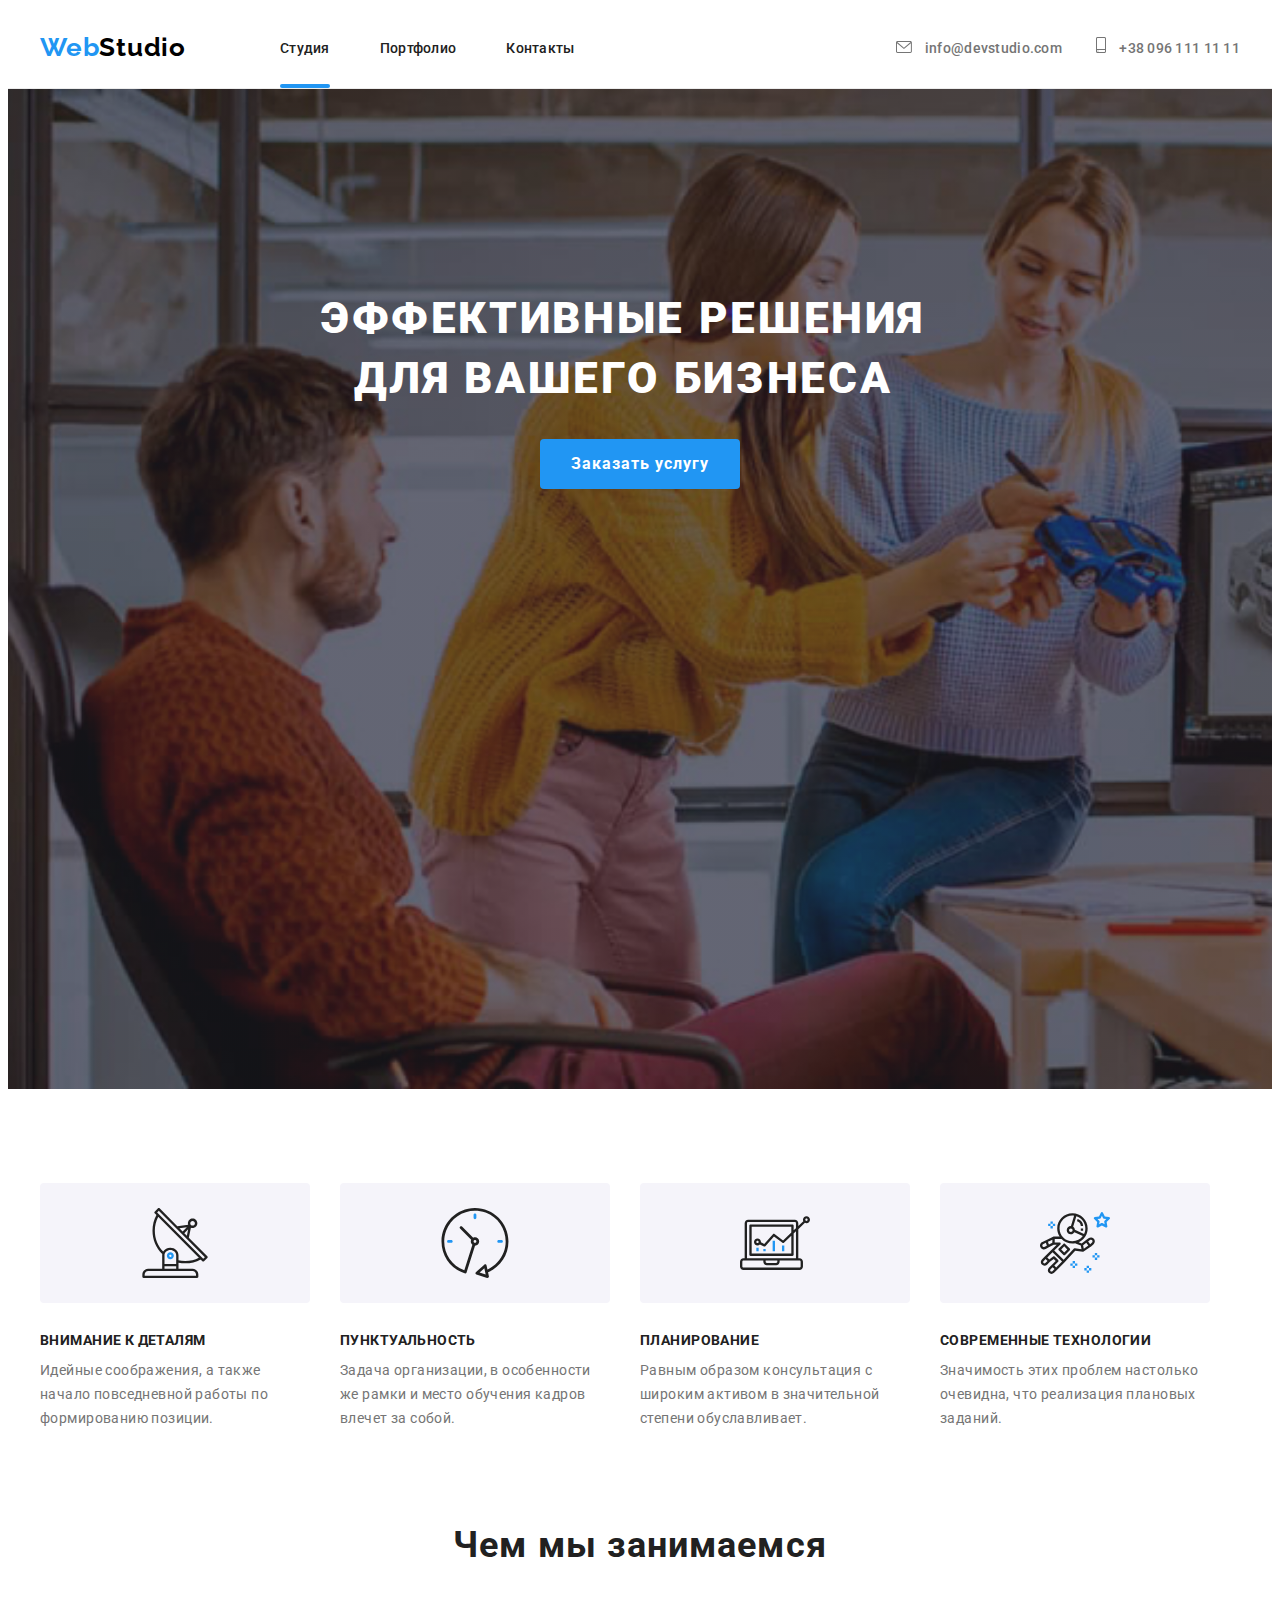
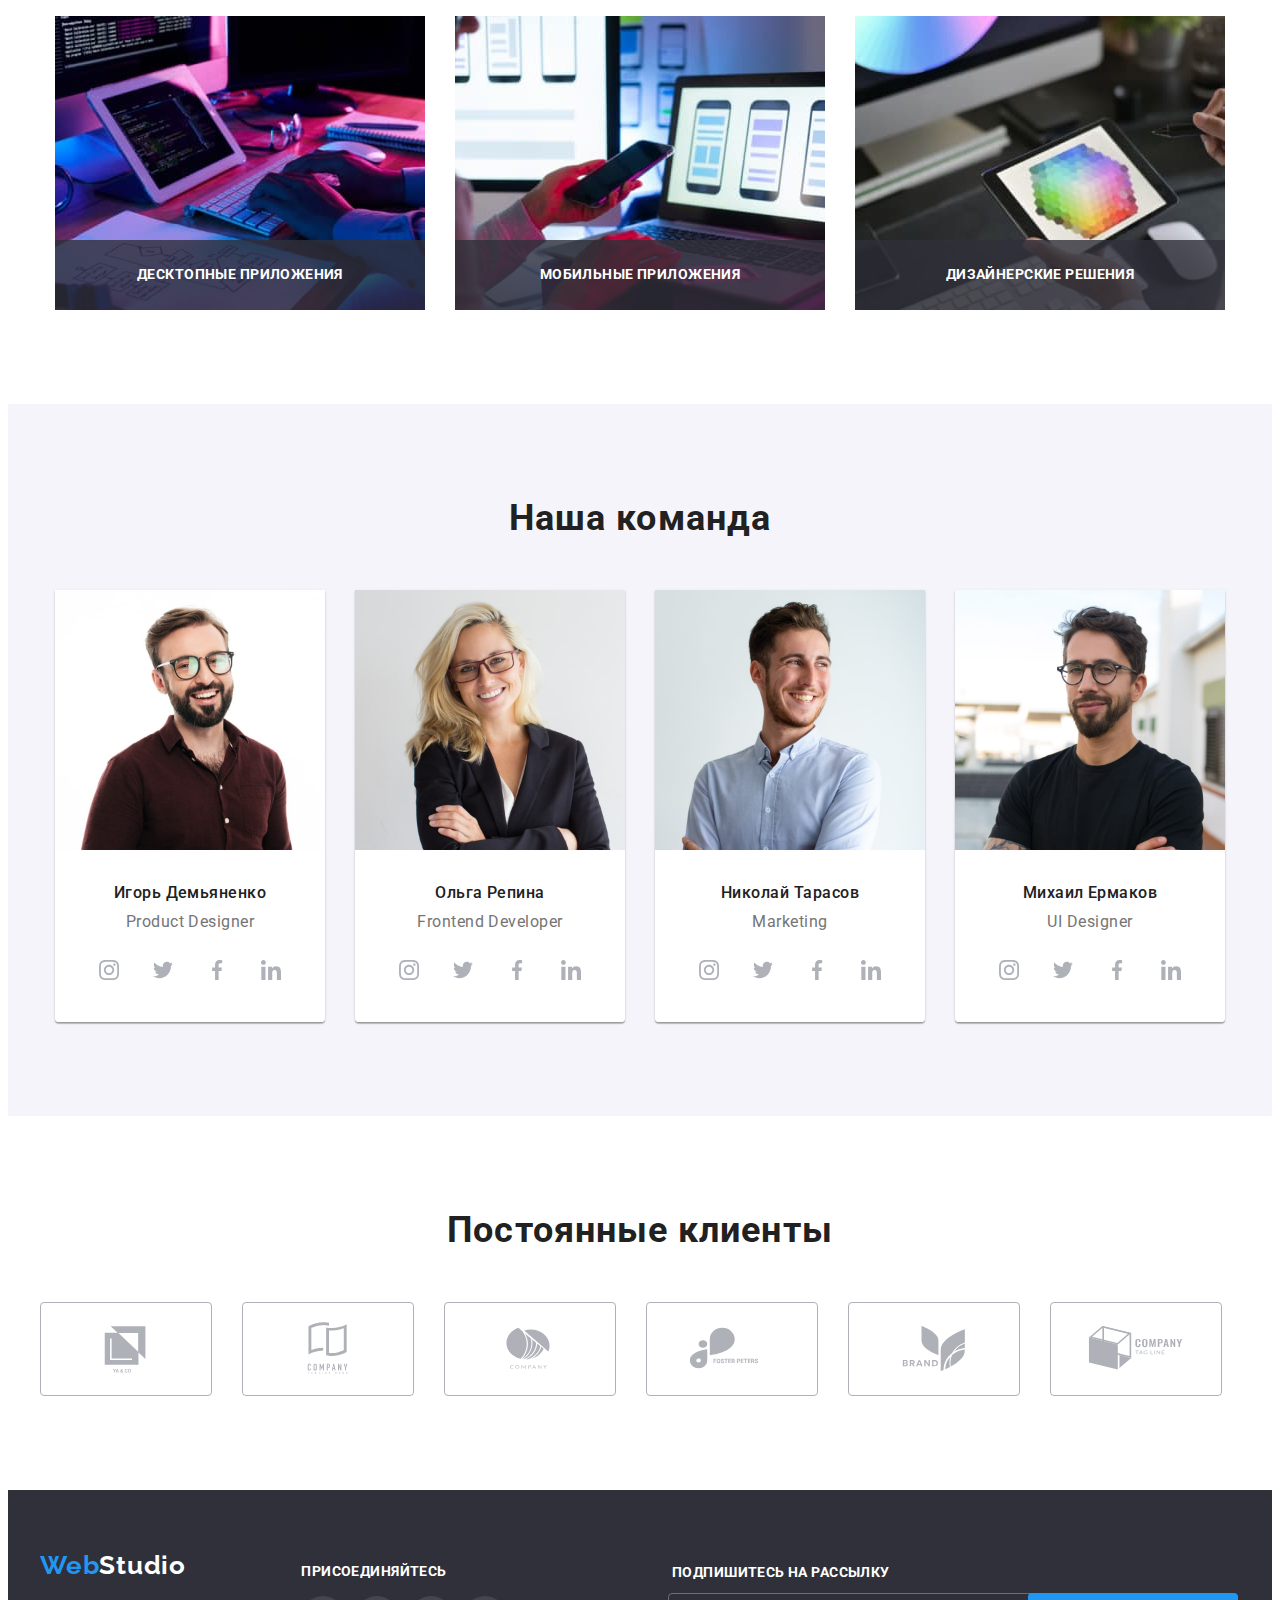
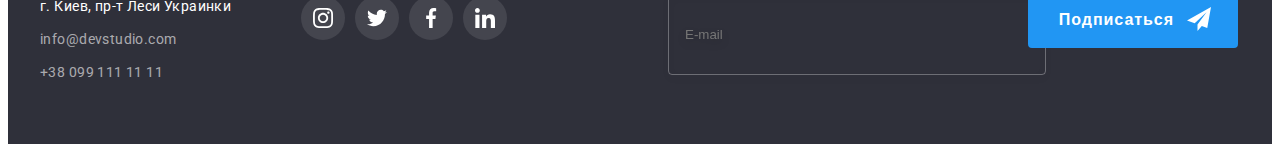
<file: index.html>
<!DOCTYPE html>
<html lang="ru">
  <head>
    <meta charset="UTF-8" />
    <meta http-equiv="X-UA-Compatible" content="IE=edge" />
    <meta name="viewport" content="width=device-width, initial-scale=1.0" />
    <link rel="preconnect" href="https://fonts.googleapis.com" />
    <link rel="preconnect" href="https://fonts.gstatic.com" crossorigin />
    <link
      href="https://fonts.googleapis.com/css2?family=Raleway:wght@700&family=Roboto:wght@400;500;700;900&display=swap"
      rel="stylesheet"
    />
    <link
      rel="stylesheet"
      href="https://cdnjs.cloudflare.com/ajax/libs/modern-normalize/1.1.0/modern-normalize.min.css"
      integrity="sha512-wpPYUAdjBVSE4KJnH1VR1HeZfpl1ub8YT/NKx4PuQ5NmX2tKuGu6U/JRp5y+Y8XG2tV+wKQpNHVUX03MfMFn9Q=="
      crossorigin="anonymous"
      referrerpolicy="no-referrer"
    />
    <link
    rel="stylesheet"
    href="https://cdnjs.cloudflare.com/ajax/libs/animate.css/4.1.1/animate.min.css"
  />
    <link rel="stylesheet" href="./css/main.min.css" />
    <link rel="stylesheet" href="./css/main.css" />
    <title>WebStudio</title>
  </head>
  <body>
    <header class="header">
      <div class="container">
        <a class="logo header__logo link" href=""
          >Web<span class="logo__word--dark">Studio</span></a
        >
        <nav class="navigation">
          <ul class="menu-list list">
            <li class="menu-list__item">
              <a href="index.html" class="menu-list__link link link-studio--activity">Студия</a>
            </li>
            <li class="menu-list__item">
              <a href="./portfolio.html" class="menu-list__link link">Портфолио</a>
            </li>
            <li class="menu-list__item">
              <a href="" class="menu-list__link link">Контакты</a>
            </li>
          </ul>
        </nav>
        <div class="connect header__connect">
          <a class="connect__mailto link" href="mailto:info@devstudio.com">
            <svg class="connect__icon" width="16" height="12">
              <use href="./images/icons2.svg#icon-envelope-1"></use>
            </svg>
            info@devstudio.com</a
          >
          <a class="connect__tel link" href="tel:+380961111111">
            <svg class="connect__icon" width="10" height="16">
              <use href="./images/icons2.svg#icon-smartphone-1"></use>
            </svg>
            +38 096 111 11 11</a
          >
      </div>
    </header>
    <main>
      <section class="hero">
        <div class="container">
          <h1 class="hero__title text">
            Эффективные решения для вашего бизнеса
          </h1>
          <button type="button" class="hero__btn" data-modal-open>Заказать услугу</button>
        </div>
      </section>
      <section class="skills">
        <div class="container">
          <ul class="skills__list list">
            <li class="skills__item">
              <a href="" class="skills__link">
                <svg class="skills__icon" width="70" height="70">
                  <use href="./images/icons3.svg#icon-antenna"></use>
                </svg>
              </a>
              <h3 class="skills__title title--dark">Внимание к деталям</h3>
              <p class="skills__bottom-text bottom-text bottom-text--light">
                Идейные соображения, а также начало повседневной работы по
                формированию позиции.
              </p>
            </li>
            <li class="skills__item">
              <a href="" class="skills__link">
                <svg class="skills__icon" width="70" height="70">
                  <use href="./images/icons3.svg#icon-clock"></use>
                </svg>
              </a>
              <h3 class="skills__title title--dark">Пунктуальность</h3>
              <p class="skills__bottom-text bottom-text bottom-text--light">
                Задача организации, в особенности же рамки и место обучения
                кадров влечет за собой.
              </p>
            </li>
            <li class="skills__item">
              <a href="" class="skills__link">
                <svg class="skills__icon" width="70" height="70">
                  <use href="./images/icons3.svg#icon-diagram"></use>
                </svg>
              </a>
              <h3 class="skills__title title--dark">Планирование</h3>
              <p class="skills__bottom-text bottom-text bottom-text--light">
                Равным образом консультация с широким активом в значительной
                степени обуславливает.
              </p>
            </li>
            <li class="skills__item">
              <a href="" class="skills__link">
                <svg class="skills__icon" width="70" height="70">
                  <use href="./images/icons3.svg#icon-astronaut"></use>
                </svg>
              </a>
              <h3 class="skills__title title--dark">Современные технологии</h3>
              <p class="skills__bottom-text bottom-text bottom-text--light">
                Значимость этих проблем настолько очевидна, что реализация
                плановых заданий.
              </p>
            </li>
          </ul>
        </div>
      </section>
      <section class="about-content">
        <div class="container">
          <h2 class="about-content__title title">Чем мы занимаемся</h2>
          <ul class="about-content__list list">
            <li class="about-content__item">
              <img
                src="./images/users-1.jpg"
                alt="использует устройство-1"
                width="370"
              />
              <p class="about-content__top-text">Десктопные приложения</p>
            </li>
            <li class="about-content__item">
              <img
                src="./images/users-2.jpg"
                alt="использует устройство-2"
                width="370"
              />
              <p class="about-content__top-text">Мобильные приложения</p>
            </li>
            <li class="about-content__item">
              <img
                src="./images/users-3.jpg"
                alt="использует устройство-3"
                width="370"
              />
              <p class="about-content__top-text">Дизайнерские решения</p>
            </li>
          </ul>
        </div>
      </section>
      <section class="team">
        <div class="container">
          <h2 class="team__title title">Наша команда</h2>
          <ul class="team__list list">
            <li class="team__item">
              <img
                src="./images/team-card-1.jpg"
                alt="дизайнер-1"
                width="270"
              />
              <div class="description">
                <h3 class="description__title title--dark">Игорь Демьяненко</h3>
                <p class="description__bottom-text bottom-text--light" lang="en">Product Designer</p>
                <ul class="description__search-list list">
                  <li class="description__search-item">
                    <a href="" class="description__search-link">
                      <svg class="description__search-icon" width="20" height="20">
                        <use href="./images/icons.svg#icon-instagram"></use>
                      </svg>
                    </a>
                  </li>
                  <li class="description__search-item">
                    <a href="" class="description__search-link"
                      ><svg class="description__search-icon" width="20" height="20">
                        <use href="./images/icons.svg#icon-twitter"></use>
                      </svg>
                    </a>
                  </li>
                  <li class="description__search-item">
                    <a href="" class="description__search-link"
                      ><svg class="description__search-icon" width="20" height="20">
                        <use href="./images/icons.svg#icon-facebook"></use>
                      </svg>
                    </a>
                  </li>
                  <li class="description__search-item">
                    <a href="" class="description__search-link"
                      ><svg class="description__search-icon" width="20" height="20">
                        <use href="./images/icons.svg#icon-linkedin"></use>
                      </svg>
                    </a>
                  </li>
                </ul>
              </div>
            </li>
            <li class="team__item">
              <img
                src="./images/team-card-2.jpg"
                alt="разработчик"
                width="270"
              />
              <div class="description">
                <h3 class="description__title title--dark">Ольга Репина</h3>
                <p class="description__bottom-text bottom-text--light" lang="en">Frontend Developer</p>
                <ul class="description__search-list list">
                  <li class="description__search-item">
                    <a href="" class="description__search-link">
                      <svg class="description__search-icon" width="20" height="20">
                        <use href="./images/icons.svg#icon-instagram"></use>
                      </svg>
                    </a>
                  </li>
                  <li class="description__search-item">
                    <a href="" class="description__search-link"
                      ><svg class="description__search-icon" width="20" height="20">
                        <use href="./images/icons.svg#icon-twitter"></use>
                      </svg>
                    </a>
                  </li>
                  <li class="description__search-item">
                    <a href="" class="description__search-link"
                      ><svg class="description__search-icon" width="20" height="20">
                        <use href="./images/icons.svg#icon-facebook"></use>
                      </svg>
                    </a>
                  </li>
                  <li class="description__search-item">
                    <a href="" class="description__search-link"
                      ><svg class="description__search-icon" width="20" height="20">
                        <use href="./images/icons.svg#icon-linkedin"></use>
                      </svg>
                    </a>
                  </li>
                </ul>
              </div>
            </li>
            <li class="team__item">
              <img
                src="./images/team-card-3.jpg"
                alt="маркетолог"
                width="270"
              />
              <div class="description">
                <h3 class="description__title title--dark">Николай Тарасов</h3>
                <p class="description__bottom-text bottom-text--light" lang="en">Marketing</p>
                <ul class="description__search-list list">
                  <li class="description__search-item">
                    <a href="" class="description__search-link">
                      <svg class="description__search-icon" width="20" height="20">
                        <use href="./images/icons.svg#icon-instagram"></use>
                      </svg>
                    </a>
                  </li>
                  <li class="description__search-item">
                    <a href="" class="description__search-link"
                      ><svg class="description__search-icon" width="20" height="20">
                        <use href="./images/icons.svg#icon-twitter"></use>
                      </svg>
                    </a>
                  </li>
                  <li class="description__search-item">
                    <a href="" class="description__search-link"
                      ><svg class="description__search-icon" width="20" height="20">
                        <use href="./images/icons.svg#icon-facebook"></use>
                      </svg>
                    </a>
                  </li>
                  <li class="description__search-item">
                    <a href="" class="description__search-link"
                      ><svg class="description__search-icon" width="20" height="20">
                        <use href="./images/icons.svg#icon-linkedin"></use>
                      </svg>
                    </a>
                  </li>
                </ul>
              </div>
            </li>
            <li class="team__item">
              <img
                src="./images/team-card-4.jpg"
                alt="дизайнер-2"
                width="270"
              />
              <div class="description">
                <h3 class="description__title title--dark">Михаил Ермаков</h3>
                <p class="description__bottom-text bottom-text--light" lang="en">UI Designer</p>
                <ul class="description__search-list list">
                  <li class="description__search-item">
                    <a href="" class="description__search-link">
                      <svg class="description__search-icon" width="20" height="20">
                        <use href="./images/icons.svg#icon-instagram"></use>
                      </svg>
                    </a>
                  </li>
                  <li class="description__search-item">
                    <a href="" class="description__search-link"
                      ><svg class="description__search-icon" width="20" height="20">
                        <use href="./images/icons.svg#icon-twitter"></use>
                      </svg>
                    </a>
                  </li>
                  <li class="description__search-item">
                    <a href="" class="description__search-link"
                      ><svg class="description__search-icon" width="20" height="20">
                        <use href="./images/icons.svg#icon-facebook"></use>
                      </svg>
                    </a>
                  </li>
                  <li class="description__search-item">
                    <a href="" class="description__search-link"
                      ><svg class="description__search-icon" width="20" height="20">
                        <use href="./images/icons.svg#icon-linkedin"></use>
                      </svg>
                    </a>
                  </li>
                </ul>
              </div>
            </li>
          </ul>
        </div>
      </section>
      <section class="clients">
        <div class="container">
          <h2 class="clients__title title">Постоянные клиенты</h2>
          <ul class="clients__list list">
            <li class="clients__item">
              <a href="" class="clients__link">
                <svg class="clients__icon" width="106" height="60">
                  <use href="./images/icons4.svg#icon-Logo1"></use>
                </svg>
              </a>
            </li>
            <li class="clients__item">
              <a href="" class="clients__link">
                <svg class="clients__icon" width="106" height="60">
                  <use href="./images/icons4.svg#icon-Logo2"></use>
                </svg>
              </a>
            </li>
            <li class="clients__item">
              <a href="" class="clients__link">
                <svg class="clients__icon" width="106" height="60">
                  <use href="./images/icons4.svg#icon-Logo3"></use>
                </svg>
              </a>
            </li>
            <li class="clients__item">
              <a href="" class="clients__link">
                <svg class="clients__icon" width="106" height="60">
                  <use href="./images/icons4.svg#icon-Logo4"></use>
                </svg>
              </a>
            </li>
            <li class="clients__item">
              <a href="" class="clients__link">
                <svg class="clients__icon" width="106" height="60">
                  <use href="./images/icons4.svg#icon-Logo5"></use>
                </svg>
              </a>
            </li>
            <li class="clients__item">
              <a href="" class="clients__link">
                <svg class="clients__icon" width="106" height="60">
                  <use href="./images/icons4.svg#icon-Logo6"></use>
                </svg>
              </a>
            </li>
          </ul>
        </div>
      </section>
    </main>
    <footer class="footer">
      <div class="container">
        <div class="address">
          <a class="logo footer__logo link" href=""
            >Web<span class="logo footer__logo--light">Studio</span></a
          >
          <address class="address footer__address">
            <p class="address__text">г. Киев, пр-т Леси Украинки</p>
            <a class="address__mailto link" href="mailto:info@devstudio.com"
              >info@devstudio.com</a
            >
            <a class="address__tel link" href="tel:+380991111111"
              >+38 099 111 11 11</a
            >
          </address>
        </div>
        <div class="join">
          <p class="join__text">присоединяйтесь</p>
          <ul class="join__list list">
            <li class="join__item">
              <a href="" class="join__link">
                <svg class="join__icon" widht="20" height="20">
                  <use href="./images/icons.svg#icon-instagram"></use>
                </svg>
              </a>
            </li>
            <li class="join__item">
              <a href="" class="join__link">
                <svg class="join__icon" widht="20" height="20">
                  <use href="./images/icons.svg#icon-twitter"></use>
                </svg>
              </a>
            </li>
            <li class="join__item">
              <a href="" class="join__link">
                <svg class="join__icon" widht="20" height="20">
                  <use href="./images/icons.svg#icon-facebook"></use>
                </svg>
              </a>
            </li>
            <li class="join__item">
              <a href="" class="join__link">
                <svg class="join__icon" widht="20" height="20">
                  <use href="./images/icons.svg#icon-linkedin"></use>
                </svg>
              </a>
            </li>
          </ul>
        </div>
      </div>
      <section class="signature container">
        <form class="signature__form">
          <div class="signature__field">
            <label 
              class="signature__text" 
              for="user-signature">Подпишитесь на рассылку
            </label>
            <input 
              type="text"
              class="signature__input"
              name="user-signature"
              id="user-signature"
              placeholder="E-mail">
            <button 
              type="submit" 
              class="signature__button">Подписаться
            </button>
            <svg 
              class="signature__mark" 
              width="24" 
              heigt="24">
            <use href="./images/icons4.svg#icon-icon-send"></use>
            </svg>
          </div>
        </form>
      </section>
    </footer>
    <div class="backdrop is-hidden" data-modal>
      <div class="modal">
        <button type="button" class="button-close" data-modal-close>
          <svg class="icon-close" width="30" height="30">
            <use href="./images/close2.svg#icon-close-black"></use>
          </svg>
        </button>
        <p class="modal-title">Оставьте свои данные, мы вам перезвоним</p>
        <form>
          <div class="modal-field">
            <label 
              class="modal-mark" 
              for="user-name">Имя
            </label>
          <div class="modal-input-wrap">
            <input 
              type="text" 
              class="modal-input" 
              name="user-name">
          <svg class="input-icon" width="18" heigt="18">
            <use href="./images/icons4.svg#icon-person-black"></use>
          </svg>
          </div>
        </div>
      <div class="modal-field">
        <label 
          class="modal-mark" 
          for="user-email">Почта
        </label>
          <div class="modal-input-wrap">
            <input 
              type="email" 
              class="modal-input" 
              name="user-email">
          <svg class="input-icon" width="18" heigt="18">
            <use href="./images/icons4.svg#icon-email-black"></use>
          </svg>
          </div>
        </div>
      <div class="modal-field">
        <label 
          class="modal-mark" 
          for="user-tel">Телефон
        </label>
          <div class="modal-input-wrap">
            <input 
              type="tel" 
              class="modal-input" 
              name="user-tel">
          <svg class="input-icon" width="18" heigt="18">
            <use href="./images/icons4.svg#icon-phone-black"></use>
          </svg>
          </div>
        </div>
          <div class="field-modal">
            <label 
              class="modal-mark" 
              for="user-text">Комментарий
            </label>
            <textarea 
              name="user-text" 
              id="user-text" 
              placeholder="Ведити текст" 
              class="modal-text" ></textarea>
          </div>
          <div class="field-modal">
            <input 
              type="checkbox" 
              class="input-check visually-hidden" 
              id="input-check" 
              name="policy"
              value="policy">
            <label 
              for="input-check"
              class="check-text"> Соглашаюсь с рассылкой и принимаю <a href="" class="text-policy">Условия договора
              </a> 
            </label>
          </div>
            <button type="submit" class="button-text">Отправить</button>
        </form>
      </div>
    </div>
    <script src="./js/modal.js"></script>
  </body>
</html>
</file>
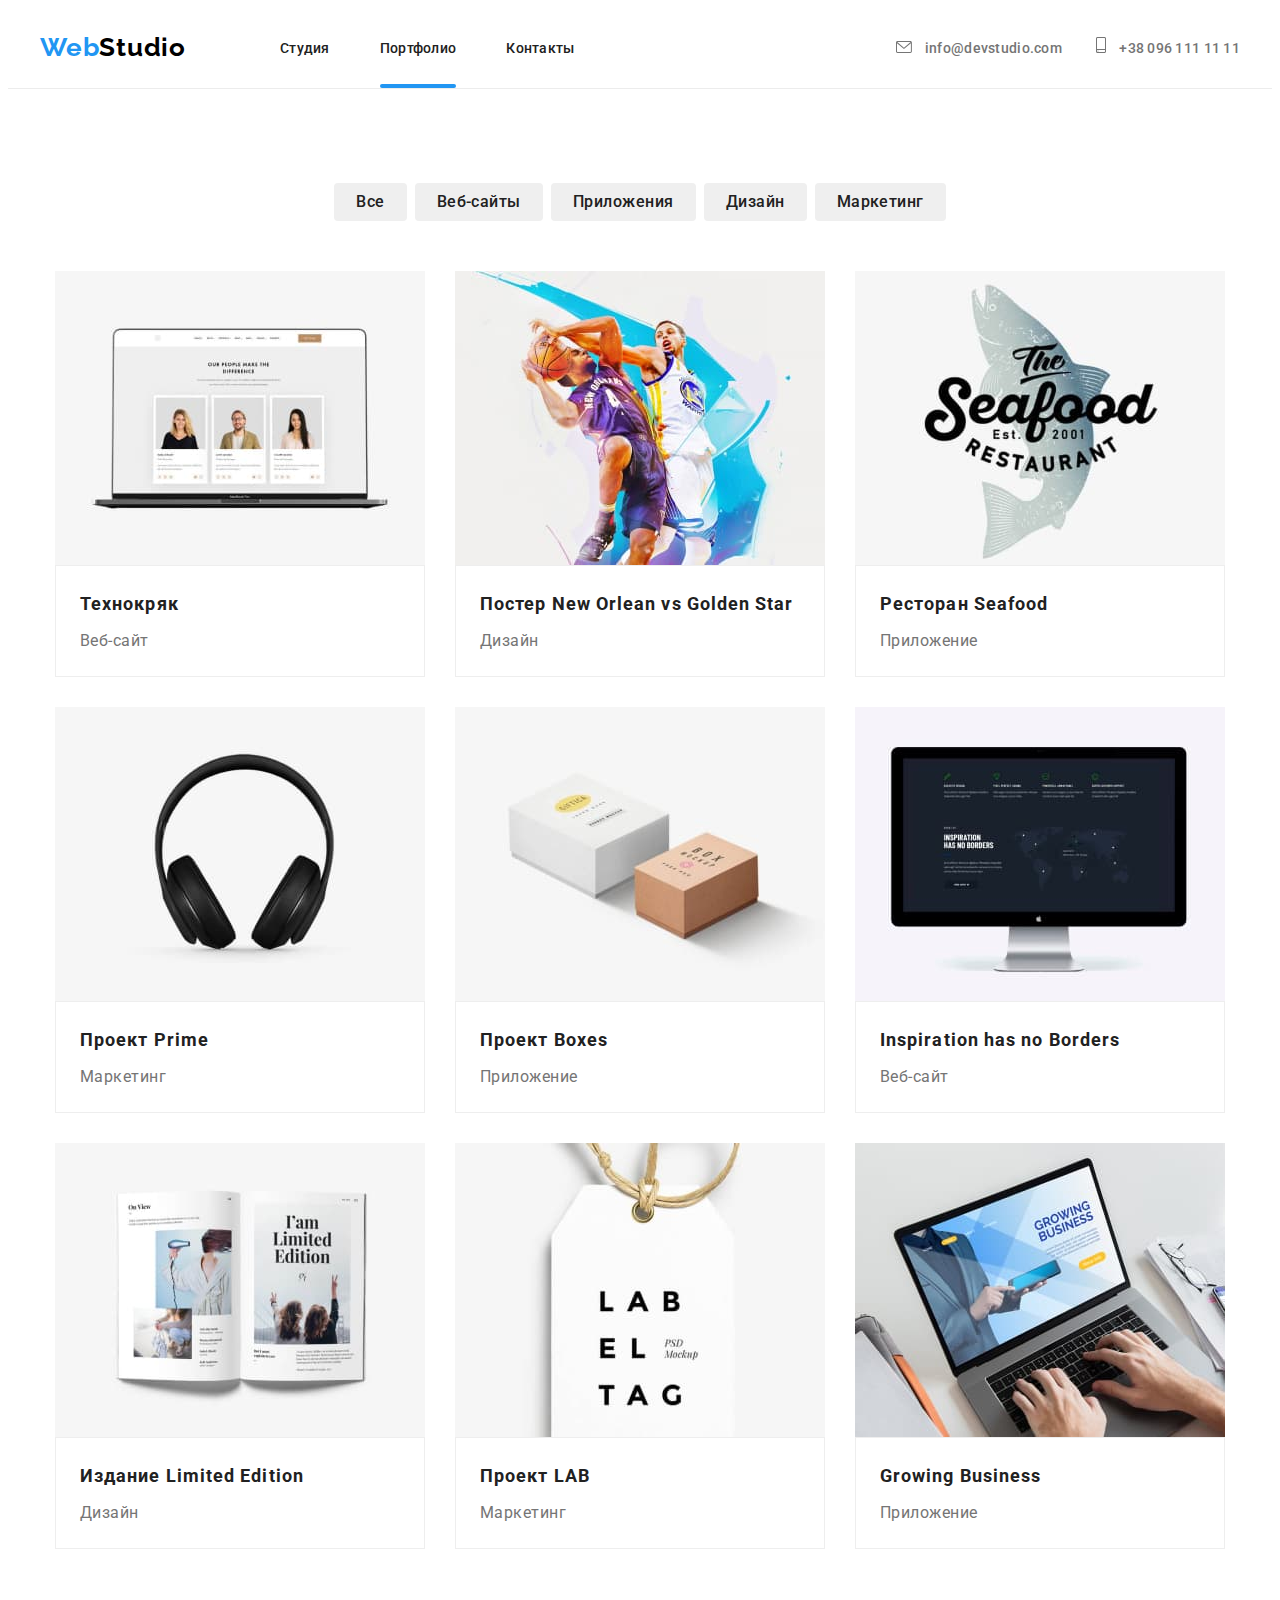
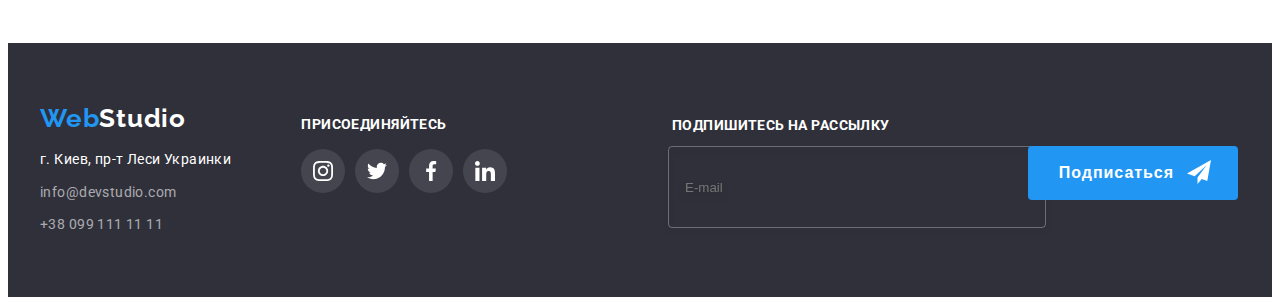
<file: portfolio.html>
<!DOCTYPE html>
<html lang="ru">
  <head>
    <meta charset="UTF-8" />
    <meta http-equiv="X-UA-Compatible" content="IE=edge" />
    <meta name="viewport" content="width=device-width, initial-scale=1.0" />
    <link rel="preconnect" href="https://fonts.googleapis.com" />
    <link rel="preconnect" href="https://fonts.gstatic.com" crossorigin />
    <link
      href="https://fonts.googleapis.com/css2?family=Raleway:wght@700&family=Roboto:wght@400;500;700;900&display=swap"
      rel="stylesheet"
    />
    <link
      rel="stylesheet"
      href="https://cdnjs.cloudflare.com/ajax/libs/modern-normalize/1.1.0/modern-normalize.min.css"
      integrity="sha512-wpPYUAdjBVSE4KJnH1VR1HeZfpl1ub8YT/NKx4PuQ5NmX2tKuGu6U/JRp5y+Y8XG2tV+wKQpNHVUX03MfMFn9Q=="
      crossorigin="anonymous"
      referrerpolicy="no-referrer"
    />
    <link rel="stylesheet" href="./css/main.min.css" />
    <link rel="stylesheet" href="./css/main.css" />
    <title>Portfolioo</title>
  </head>
  <body>
    <header class="header">
      <div class="container">
        <a class="logo header__logo link" href=""
          >Web<span class="logo__word--dark">Studio</span></a
        >
        <nav class="navigation">
          <ul class="menu-list list">
            <li class="menu-list__item">
              <a href="index.html" class="menu-list__link link">Студия</a>
            </li>
            <li class="menu-list__item">
              <a href="./portfolio.html" class="menu-list__link link link-portfolio--activity">Портфолио</a>
            </li>
            <li class="menu-list__item">
              <a href="" class="menu-list__link link">Контакты</a>
            </li>
          </ul>
        </nav>
        <div class="connect header__connect">
          <a class="connect__mailto link" href="mailto:info@devstudio.com">
            <svg class="connect__icon" width="16" height="12">
              <use href="./images/icons2.svg#icon-envelope-1"></use>
            </svg>
            info@devstudio.com</a
          >
          <a class="connect__tel link" href="tel:+380961111111">
            <svg class="connect__icon" width="10" height="16">
              <use href="./images/icons2.svg#icon-smartphone-1"></use>
            </svg>
            +38 096 111 11 11</a
          >
      </div>
    </header>
    <main>
      <section class="offer">
        <div class="container">
          <h1 class="offer-title visually-hidden">Разные предложения</h1>
          <ul class="offer-list list">
            <li class="offer-item">
              <button type="button" class="offer-btn">Все</button>
            </li>
            <li class="offer-item">
              <button type="button" class="offer-btn">Веб-сайты</button>
            </li>
            <li class="offer-item">
              <button type="button" class="offer-btn">Приложения</button>
            </li>
            <li class="offer-item">
              <button type="button" class="offer-btn">Дизайн</button>
            </li>
            <li class="offer-item">
              <button type="button" class="offer-btn">Маркетинг</button>
            </li>
          </ul>
          <ul class="offers-list list">
            <li class="offers-item">
              <div class="offers-top-wrap">
              <img src="./images/portfolio1.jpg" alt="действия" width="370" class="imgg" />
              <p class="offers-top-text">
                Ресурс предлагает комплексные предложения с разным уровнем 
                функционала и сервисов. Все это позволит посетителю получить 
                исчерпывающие сведения о компании или частном лице.</p>
              </div>
              <div class="o-i">
                <h3 class="offers-title">Технокряк</h3>
                <p class="offers-text">Веб-сайт</p>
              </div>
            </li>
            <li class="offers-item">
              <div class="offers-top-wrap">
              <img src="./images/portfolio2.jpg" alt="действия" width="370" class="imgg"/>
              <p class="offers-top-text">
                Ресурс предлагает комплексные предложения с разным уровнем 
                функционала и сервисов. Все это позволит посетителю получить 
                исчерпывающие сведения о компании или частном лице.</p>
              </div>
              <div class="o-i">
                <h3 class="offers-title">Постер New Orlean vs Golden Star</h3>
                <p class="offers-text">Дизайн</p>
              </div>
            </li>
            <li class="offers-item">
              <div class="offers-top-wrap">
              <img src="./images/portfolio3.jpg" alt="действия" width="370" class="imgg"/>
              <p class="offers-top-text">
                Ресурс предлагает комплексные предложения с разным уровнем 
                функционала и сервисов. Все это позволит посетителю получить 
                исчерпывающие сведения о компании или частном лице.</p>
              </div>
              <div class="o-i">
                <h3 class="offers-title">Ресторан Seafood</h3>
                <p class="offers-text">Приложение</p>
              </div>
            </li>
            <li class="offers-item">
              <div class="offers-top-wrap">
              <img src="./images/portfolio4.jpg" alt="действия" width="370" class="imgg"/>
              <p class="offers-top-text">
                Ресурс предлагает комплексные предложения с разным уровнем 
                функционала и сервисов. Все это позволит посетителю получить 
                исчерпывающие сведения о компании или частном лице.</p>
              </div>
              <div class="o-i">
                <h3 class="offers-title">Проект Prime</h3>
                <p class="offers-text">Маркетинг</p>
              </div>
            </li>
            <li class="offers-item">
              <div class="offers-top-wrap">
              <img src="./images/portfolio5.jpg" alt="действия" width="370" class="imgg"/>
              <p class="offers-top-text">
                Ресурс предлагает комплексные предложения с разным уровнем 
                функционала и сервисов. Все это позволит посетителю получить 
                исчерпывающие сведения о компании или частном лице.</p>
              </div>
              <div class="o-i">
                <h3 class="offers-title">Проект Boxes</h3>
                <p class="offers-text">Приложение</p>
              </div>
            </li>
            <li class="offers-item">
              <div class="offers-top-wrap">
              <img src="./images/portfolio6.jpg" alt="действия" width="370" class="imgg"/>
              <p class="offers-top-text">
                Ресурс предлагает комплексные предложения с разным уровнем 
                функционала и сервисов. Все это позволит посетителю получить 
                исчерпывающие сведения о компании или частном лице.</p>
              </div>
              <div class="o-i">
                <h3 class="offers-title">Inspiration has no Borders</h3>
                <p class="offers-text">Веб-сайт</p>
              </div>
            </li>
            <li class="offers-item">
              <div class="offers-top-wrap">
              <img src="./images/portfolio7.jpg" alt="действия" width="370" class="imgg"/>
              <p class="offers-top-text">
                Ресурс предлагает комплексные предложения с разным уровнем 
                функционала и сервисов. Все это позволит посетителю получить 
                исчерпывающие сведения о компании или частном лице.</p>
              </div>
              <div class="o-i">
                <h3 class="offers-title">Издание Limited Edition</h3>
                <p class="offers-text">Дизайн</p>
              </div>
            </li>
            <li class="offers-item">
              <div class="offers-top-wrap">
              <img src="./images/portfolio8.jpg" alt="действия" width="370" class="imgg"/>
              <p class="offers-top-text">
                Ресурс предлагает комплексные предложения с разным уровнем 
                функционала и сервисов. Все это позволит посетителю получить 
                исчерпывающие сведения о компании или частном лице.</p>
              </div>
              <div class="o-i">
                <h3 class="offers-title">Проект LAB</h3>
                <p class="offers-text">Маркетинг</p>
              </div>
            </li>
            <li class="offers-item">
              <div class="offers-top-wrap">
              <img src="./images/portfolio9.jpg" alt="действия" width="370" class="imgg"/>
              <p class="offers-top-text">
                Ресурс предлагает комплексные предложения с разным уровнем 
                функционала и сервисов. Все это позволит посетителю получить 
                исчерпывающие сведения о компании или частном лице.</p>
              </div>
              <div class="o-i">
                <h3 class="offers-title">Growing Business</h3>
                <p class="offers-text">Приложение</p>
              </div>
            </li>
          </ul>
        </div>
      </section>
    </main>
    <footer class="footer">
      <div class="container">
        <div class="address">
          <a class="logo footer__logo link" href=""
            >Web<span class="logo footer__logo--light">Studio</span></a
          >
          <address class="address footer__address">
            <p class="address__text">г. Киев, пр-т Леси Украинки</p>
            <a class="address__mailto link" href="mailto:info@devstudio.com"
              >info@devstudio.com</a
            >
            <a class="address__tel link" href="tel:+380991111111"
              >+38 099 111 11 11</a
            >
          </address>
        </div>
        <div class="join">
          <p class="join__text">присоединяйтесь</p>
          <ul class="join__list list">
            <li class="join__item">
              <a href="" class="join__link">
                <svg class="join__icon" widht="20" height="20">
                  <use href="./images/icons.svg#icon-instagram"></use>
                </svg>
              </a>
            </li>
            <li class="join__item">
              <a href="" class="join__link">
                <svg class="join__icon" widht="20" height="20">
                  <use href="./images/icons.svg#icon-twitter"></use>
                </svg>
              </a>
            </li>
            <li class="join__item">
              <a href="" class="join__link">
                <svg class="join__icon" widht="20" height="20">
                  <use href="./images/icons.svg#icon-facebook"></use>
                </svg>
              </a>
            </li>
            <li class="join__item">
              <a href="" class="join__link">
                <svg class="join__icon" widht="20" height="20">
                  <use href="./images/icons.svg#icon-linkedin"></use>
                </svg>
              </a>
            </li>
          </ul>
        </div>
      </div>
      <section class="signature container">
        <form class="signature__form">
          <div class="signature__field">
            <label 
              class="signature__text" 
              for="user-signature">Подпишитесь на рассылку
            </label>
            <input 
              type="text"
              class="signature__input"
              name="user-signature"
              id="user-signature"
              placeholder="E-mail">
            <button 
              type="submit" 
              class="signature__button">Подписаться
            </button>
            <svg 
              class="signature__mark" 
              width="24" 
              heigt="24">
            <use href="./images/icons4.svg#icon-icon-send"></use>
            </svg>
          </div>
        </form>
      </section>
    </footer>
  </body>
</html>
</file>
<file: css/main.css>
:root {
  --hover-focus: #2196f3;
  --header-color-logo: #2196f3;
  --header-color-word: black;
  --header-color-contact: #757575;
  --header-color-nav: #212121;
  --hero-color-bg: #2f303a;
  --hero-color-bgh: #2196f3;
  --hero-color-title: #ffffff;
  --hero-color-btn: #ffffff;
  --about-color-title: #212121;
  --about-color-text: #757575;
  --work-color-title: #212121;
  --team-color-bg: #f5f4fa;
  --team-color-text: #757575;
  --team-color-title: #212121;
  --team-color-name: #212121;
  --footer-color-bg: #2f303a;
  --fooret-color-words: #ffffff;
  --fooret-color-logo: #2196f3;
  --fooret-color-text: #ffffff;
  --footer-color-link: rgba(255, 255, 255, 0.6);
}

.visually-hidden {
  position: absolute;
  width: 1px;
  height: 1px;
  margin: -1px;
  border: 0;
  padding: 0;
  white-space: nowrap;
  clip-path: inset(100%);
  clip: rect(0 0 0 0);
  overflow: hidden;
}

body {
  font-family: "Roboto", Raleway, sans-serif;
}

.img {
  display: inline-block;
}

.link {
  text-decoration: none;
}

.list {
  list-style: none;
}

.logo {
  font-size: 26px;
  line-height: 1.19;
  font-weight: 700;
  letter-spacing: 0.03em;
  font-family: "Raleway";
}

.title {
  font-size: 36px;
  line-height: 1.16;
  font-weight: 700;
  letter-spacing: 0.03em;
  font-style: normal;
  text-align: center;
}

.container {
  width: 1200px;
  padding-left: 15px;
  padding-right: 15px;
  margin-left: auto;
  margin-right: auto;
}

.title--dark {
  color: var(--about-color-title);
}

.bottom-text--light {
  color: var(--about-color-text);
}

.backdrop {
  position: fixed;
  width: 100%;
  height: 100%;
  top: 0;
  background-color: rgba(0, 0, 0, 0.1);
  display: flex;
  align-items: center;
  justify-content: center;
  transition: opacity 250ms, visibility 250ms;
}
.backdrop.is-hidden {
  opacity: 0;
  pointer-events: none;
  visibility: hidden;
}

.modal {
  position: relative;
  width: 528px;
  height: 581px;
  padding: 40px;
  background-color: #ffffff;
  border-radius: 4px;
}

.button-close {
  position: absolute;
  top: 6px;
  right: 6px;
  width: 30px;
  height: 30px;
  border-radius: 50%;
  background-color: transparent;
  border: 1px solid #afb1b8;
  display: flex;
  align-items: center;
  justify-content: center;
  transition: 400ms;
  cursor: pointer;
}
.button-close:hover .icon-close {
  fill: #2196f3;
}
.button-close:focus .icon-close {
  fill: #2196f3;
}

.modal-title {
  font-size: 20px;
  line-height: 1.15;
  font-weight: 700;
  letter-spacing: 0.03em;
  font-style: normal;
  text-align: center;
  margin-top: 0px;
  margin-bottom: 12px;
  color: #212121;
}

.modal-field {
  margin-bottom: 10px;
}

.modal-input {
  width: 100%;
  height: 40px;
  border: 1px solid rgba(33, 33, 33, 0.2);
  border-radius: 4px;
  padding-left: 42px;
  margin-top: 4px;
  outline: none;
  transition: border-color 250ms;
  cursor: pointer;
}
.modal-input:focus {
  border-color: #2196f3;
}

.modal-input-wrap {
  position: relative;
}

.input-icon {
  position: absolute;
  left: 12px;
  top: 50%;
  transform: translateY(-50%);
  transition: border-color 250ms;
}
.modal-input:focus + .input-icon {
  fill: #2196f3;
}

.modal-mark {
  font-size: 12px;
  line-height: 1.16;
  font-weight: 400;
  letter-spacing: 0.01em;
  color: #757575;
}

.modal-text {
  font-size: 12px;
  line-height: 1.16;
  font-weight: 400;
  letter-spacing: 0.01em;
  font-style: normal;
  color: rgba(117, 117, 117, 0.5);
  width: 100%;
  height: 120px;
  border: 1px solid rgba(33, 33, 33, 0.2);
  border-radius: 4px;
  resize: none;
  padding-top: 12px;
  padding-left: 16px;
  margin-top: 4px;
  margin-bottom: 20px;
  outline: none;
  transition: border-color 250ms;
  cursor: pointer;
}
.modal-text:focus {
  border: 1px solid #2196f3;
}

.check-text {
  font-size: 14px;
  line-height: 1.71;
  font-weight: 400;
  letter-spacing: 0.03em;
  font-style: normal;
  color: #757575;
  align-items: center;
  display: flex;
  margin-bottom: 30px;
  margin-left: 10px;
}
.check-text:before {
  content: "";
  width: 16px;
  height: 15px;
  border: 2px solid rgb(33, 33, 33);
  border-radius: 2px;
  display: block;
  margin-right: 7px;
}
.input-check:checked + .check-text:before {
  background-color: #2196f3;
  border: none;
  background-image: url(../images/Vector.svg);
  background-repeat: no-repeat;
  background-position: center;
  transition: 250ms;
}

.input-check:focus + .check-text:before {
  border-color: #2196f3;
}

.text-policy {
  text-decoration-line: underline;
  color: #2196f3;
  margin-left: 4px;
}

.button-send {
  width: 200px;
  height: 50px;
  background-color: #2196f3;
}

.button-text {
  font-size: 16px;
  line-height: 1.87;
  font-weight: 700;
  letter-spacing: 0.06em;
  position: absolute;
  left: 50%;
  transform: translateX(-50%);
  min-width: 200px;
  height: 50px;
  font-family: inherit;
  color: var(--hero-color-btn);
  background-color: var(--hero-color-bgh);
  border-radius: 4px;
  border-width: 0;
  transition: 250ms;
  cursor: pointer;
}
.button-text:hover {
  box-shadow: 0px 4px 4px rgba(0, 0, 0, 0.15);
}
.button-text:focus {
  box-shadow: 0px 4px 4px rgba(0, 0, 0, 0.15);
}

.header {
  border-bottom: 1px solid #ececec;
  padding-top: 24px;
  padding-bottom: 25px;
}
.header .container {
  display: flex;
  align-items: center;
}

.header__logo {
  margin-right: 94px;
}

.header__logo {
  color: var(--header-color-logo);
}

.logo__word--dark {
  color: var(--header-color-word);
}

.menu-list {
  display: flex;
  padding: 0px;
  margin: 0px 0px;
}

.link-studio--activity::after {
  content: "";
  position: absolute;
  left: 0px;
  bottom: -32px;
  display: block;
  width: 100%;
  height: 4px;
  background-color: #2196f3;
  border-radius: 2px;
  transition: opacity 250ms;
}

.link-portfolio--activity::after {
  content: "";
  position: absolute;
  left: 0px;
  bottom: -32px;
  display: block;
  width: 100%;
  height: 4px;
  background-color: #2196f3;
  border-radius: 2px;
  transition: opacity 250ms;
}

.menu-list__item:not(:last-child) {
  margin-right: 50px;
}

.menu-list__link {
  position: relative;
  font-weight: 500;
  font-size: 14px;
  line-height: 1.14;
  letter-spacing: 0.02em;
  color: var(--header-color-nav);
  transition: 250ms linear;
  cursor: pointer;
}
.menu-list__link:hover, .menu-list__link:focus {
  color: var(--hover-focus);
}
.menu-list__link:hover::after {
  opacity: 1;
}

.header__connect {
  margin-left: auto;
}

.connect__icon {
  margin-right: 10px;
  fill: #757575;
  transition: 250ms linear;
  cursor: pointer;
}
.connect__mailto:hover .connect__icon {
  fill: currentColor;
}
.connect__mailto:focus .connect__icon {
  fill: currentColor;
}
.connect__tel:hover .connect__icon {
  fill: currentColor;
}
.connect__tel:focus .connect__icon {
  fill: currentColor;
}

.connect__tel,
.connect__mailto {
  font-weight: 500;
  font-size: 14px;
  line-height: 1.14;
  letter-spacing: 0.02em;
  color: var(--header-color-contact);
}
.connect__tel:hover, .connect__tel:focus,
.connect__mailto:hover,
.connect__mailto:focus {
  color: var(--hover-focus);
}

.connect__mailto {
  margin-right: 30px;
}
.connect__mailto:hover, .connect__mailto:focus {
  color: var(--hover-focus);
}

.hero {
  background: var(--hero-color-bg);
  text-align: center;
  padding-top: 200px;
  padding-bottom: 200px;
  background-color: rgba(47, 48, 58, 0.4);
  background-repeat: no-repeat;
  background-size: cover;
  max-width: 1600px;
  height: 600px;
  margin: 0 auto;
  background-image: linear-gradient(rgba(47, 48, 58, 0.4), rgba(47, 48, 58, 0.4)), url(../images/meeting.jpg);
}

.hero__title {
  width: 696px;
  height: 120px;
  font-weight: 900;
  font-size: 44px;
  line-height: 1.36;
  letter-spacing: 0.06em;
  text-transform: uppercase;
  color: var(--hero-color-title);
  margin: 0px 0px 30px 235px;
}

.hero__btn {
  min-width: 200px;
  height: 50px;
  font-family: inherit;
  font-weight: 700;
  font-size: 16px;
  line-height: 1.87;
  letter-spacing: 0.06em;
  color: var(--hero-color-btn);
  background-color: var(--hero-color-bgh);
  border-radius: 4px;
  border-width: 0;
  cursor: pointer;
}

.skills {
  padding-top: 94px;
  padding-bottom: 94px;
}

.skills__list {
  display: flex;
  padding: 0;
  margin: 0px 0px;
}

.skills__item:not(:last-child) {
  margin-right: 30px;
}

.skills__link {
  width: 270px;
  height: 120px;
  display: flex;
  justify-content: center;
  align-items: center;
  border-radius: 4px;
  margin-bottom: 30px;
  background-color: #f5f4fa;
}

.skills__icon {
  fill: #212121;
}

.skills__title {
  font-size: 14px;
  line-height: 1.14;
  letter-spacing: 0.03em;
  text-transform: uppercase;
  margin: 0px 0px 10px 0px;
}

.skills__bottom-text {
  width: 270px;
  font-weight: 400;
  font-size: 14px;
  line-height: 1.71;
  letter-spacing: 0.03em;
  margin: 0;
}

.about-content {
  padding-bottom: 94px;
}

.about-content__title {
  color: var(--work-color-title);
  margin-top: 0px;
  margin-bottom: 50px;
}

.about-content__list {
  position: relative;
  display: flex;
  justify-content: center;
  padding: 0;
  margin: 0px 0px;
}

.about-content__item {
  width: 370px;
  height: 294px;
}
.about-content__item:not(:last-child) {
  margin-right: 30px;
}

.about-content__top-text {
  position: absolute;
  top: 224px;
  width: 370px;
  height: 70px;
  background-color: rgba(47, 48, 58, 0.8);
  font-family: "Roboto";
  font-style: normal;
  font-weight: 700;
  font-size: 14px;
  line-height: 1.14;
  text-align: center;
  letter-spacing: 0.03em;
  text-transform: uppercase;
  display: flex;
  align-items: center;
  justify-content: center;
  margin: 0;
  color: #ffffff;
}

.team {
  background: var(--team-color-bg);
  padding-top: 94px;
  padding-bottom: 94px;
}

.team__title {
  color: var(--team-color-title);
  margin-top: 0px;
  margin-bottom: 50px;
}

.team__list {
  display: flex;
  justify-content: center;
  padding: 0;
  margin: 0px 0px;
}

.team__item {
  box-shadow: 0px 1px 3px rgba(0, 0, 0, 0.12), 0px 1px 1px rgba(0, 0, 0, 0.14), 0px 2px 1px rgba(0, 0, 0, 0.2);
  border-radius: 0px 0px 4px 4px;
  background-color: #ffffff;
}
.team__item:not(:last-child) {
  margin-right: 30px;
}

.description {
  background: #ffffff;
  border-radius: 0px 0px 4px 4px;
  text-align: center;
  padding-top: 30px;
  padding-bottom: 30px;
}

.description__title {
  font-weight: 500;
  font-size: 16px;
  line-height: 1.18;
  letter-spacing: 0.03em;
  margin-top: 0px;
  margin-bottom: 10px;
}

.description__bottom-text {
  font-weight: 400;
  font-size: 16px;
  line-height: 1.18;
  letter-spacing: 0.03em;
  margin: 0px 0px;
  margin-bottom: 16px;
}

.description__search-list {
  display: flex;
  justify-content: center;
  padding: 0;
}

.description__search-item:not(:last-child):not(:last-child) {
  margin-right: 10px;
}

.description__search-link {
  width: 44px;
  height: 44px;
  border-radius: 50%;
  display: flex;
  justify-content: center;
  align-items: center;
  transition: 250ms linear;
  cursor: pointer;
}
.description__search-link:hover {
  background-color: #2196f3;
}
.description__search-link:focus {
  background-color: #2196f3;
}

.description__search-icon {
  fill: rgb(175, 177, 184);
}
.description__search-link:hover .description__search-icon {
  fill: #ffffff;
}
.description__search-link:focus .description__search-icon {
  fill: #ffffff;
}

.clients {
  padding-top: 94px;
  padding-bottom: 94px;
}

.clients__title {
  margin-top: 0px;
  margin-bottom: 50px;
  color: #212121;
}

.clients__list {
  margin: 0;
  padding: 0;
  display: flex;
}

.clients__item:not(:last-child) {
  margin-right: 30px;
}

.clients__link {
  width: 170px;
  height: 92px;
  border: 1px solid #afb1b8;
  border-radius: 4px;
  display: flex;
  justify-content: center;
  align-items: center;
  margin: 0;
  transition: 300ms linear;
  cursor: pointer;
}
.clients__link:hover {
  border: 1px solid #2196f3;
}
.clients__link:focus {
  border: 1px solid #2196f3;
}

.clients__icon {
  fill: #afb1b8;
}
.clients__link:hover .clients__icon {
  fill: #2196f3;
}
.clients__link:focus .clients__icon {
  fill: #2196f3;
}

.offer {
  padding-top: 94px;
  padding-bottom: 94px;
}

.offer-list {
  display: flex;
  justify-content: center;
  padding: 0;
  margin-bottom: 50px;
  margin-top: 0;
}

.offer-item:not(:last-child) {
  margin-right: 8px;
}

.offer-btn {
  height: 38px;
  font-family: inherit;
  font-weight: 500;
  font-size: 16px;
  line-height: 1.62;
  text-align: center;
  letter-spacing: 0.03em;
  color: var(--about-color-title);
  border-radius: 4px;
  border-width: 0;
  padding-right: 22px;
  padding-left: 22px;
  transition: 250ms linear;
  cursor: pointer;
}
.offer-btn:hover, .offer-btn:focus {
  color: var(--hero-color-btn);
  background-color: var(--hero-color-bgh);
  box-shadow: 0px 3px 1px rgba(0, 0, 0, 0.1), 0px 1px 2px rgba(0, 0, 0, 0.08), 0px 2px 2px rgba(0, 0, 0, 0.12);
}

.offers-list {
  display: flex;
  justify-content: center;
  flex-wrap: wrap;
  padding: 0;
  margin: 0px 0px;
  transition: 250ms linear;
  cursor: pointer;
}

.offers-item {
  display: block;
  margin-right: 30px;
  margin-bottom: 30px;
  background-color: #ffffff;
}
.offers-item:hover, .offers-item:focus {
  box-shadow: 0px 1px 1px rgba(0, 0, 0, 0.12), 0px 4px 4px rgba(0, 0, 0, 0.06), 1px 4px 6px rgba(0, 0, 0, 0.16);
}
.offers-item:nth-child(3n+3) {
  margin-right: 0;
}
.offers-item:nth-last-child(-n+3) {
  margin-bottom: 0;
}

.imgg {
  display: block;
}

.offers-top-wrap {
  position: relative;
  overflow: hidden;
}

.offers-top-text {
  position: absolute;
  top: 0;
  background-color: #2196f3;
  color: #ffffff;
  font-family: "Roboto";
  font-style: normal;
  font-weight: 400;
  font-size: 18px;
  line-height: 1.5;
  letter-spacing: 0.03em;
  opacity: 0.9;
  display: flex;
  align-items: center;
  padding-left: 24px;
  padding-right: 24px;
  margin: 0;
  height: 100%;
  transform: translateY(100%);
  transition: 250ms linear;
}
.offers-item:hover .offers-top-text {
  transform: translateY(0%);
}

.o-i {
  background: #ffffff;
  border: 1px solid #eeeeee;
  padding: 20px 24px 20px 24px;
}

.offers-title {
  font-weight: 700;
  font-size: 18px;
  line-height: 2;
  letter-spacing: 0.06em;
  color: #212121;
  margin-top: 0px;
  margin-bottom: 4px;
}

.offers-text {
  font-weight: 400;
  font-size: 16px;
  line-height: 1.87;
  letter-spacing: 0.03em;
  color: #757575;
  margin-top: 0px;
  margin-bottom: 0px;
}

.footer {
  background-color: var(--footer-color-bg);
  padding-top: 60px;
  padding-bottom: 60px;
  margin-right: 0px;
}
.footer .container {
  display: flex;
}

.footer__logo {
  color: var(--fooret-color-logo);
  margin-bottom: 20px;
}

.footer__logo--light {
  color: var(--fooret-color-words);
}

.footer__address {
  margin-right: 70px;
}

.address__text {
  font-style: normal;
  font-weight: 400;
  font-size: 14px;
  line-height: 1.71;
  letter-spacing: 0.03em;
  color: var(--fooret-color-text);
  margin-bottom: 9px;
}

.address__mailto {
  font-style: normal;
  font-weight: 400;
  font-size: 14px;
  line-height: 1.71;
  letter-spacing: 0.03em;
  color: var(--footer-color-link);
  display: block;
  margin-bottom: 9px;
  transition: 250ms linear;
}
.address__mailto:hover, .address__mailto:focus {
  color: var(--hover-focus);
}

.address__tel {
  font-style: normal;
  font-weight: 400;
  font-size: 14px;
  line-height: 1.71;
  letter-spacing: 0.03em;
  color: var(--footer-color-link);
  transition: 250ms linear;
}
.address__tel:hover, .address__tel:focus {
  color: var(--hover-focus);
}

.join {
  max-width: 206px;
  height: 80px;
  margin: 0;
  padding: 0;
}

.join__text {
  font-family: "Roboto";
  font-style: normal;
  font-weight: 700;
  font-size: 14px;
  line-height: 1.14;
  letter-spacing: 0.03em;
  text-transform: uppercase;
  color: #ffffff;
}

.join__list {
  display: flex;
  justify-content: center;
  padding: 0;
}

.join__item:not(:last-child) {
  margin-right: 10px;
}

.join__link {
  width: 44px;
  height: 44px;
  border-radius: 50%;
  display: flex;
  justify-content: center;
  align-items: center;
  background-color: rgba(255, 255, 255, 0.1);
  transition: 250ms linear;
}
.join__link:hover {
  background-color: #2196f3;
}
.join__link:focus {
  background-color: #2196f3;
}

.join__icon {
  fill: var(--fooret-color-words);
}
.join__link:hover .join__icon {
  fill: var(--fooret-color-words);
}

.signature {
  position: relative;
}

.signature__field {
  position: absolute;
  top: -94px;
  right: 10px;
  margin-left: 93px;
}

.signature__input {
  position: absolute;
  top: 3px;
  left: -577px;
  width: 358px;
  height: 50px;
  background-color: transparent;
  border: 1px solid rgba(255, 255, 255, 0.3);
  filter: drop-shadow(0px 4px 4px rgba(0, 0, 0, 0.15));
  border-radius: 4px;
  color: #ffffff;
  padding-top: 15px;
  padding-bottom: 15px;
  padding-left: 16px;
}

.signature__text {
  position: absolute;
  top: -25px;
  left: -573px;
  font-style: normal;
  font-weight: 700;
  font-size: 14px;
  line-height: 1.14;
  letter-spacing: 0.03em;
  text-transform: uppercase;
  color: #ffffff;
  margin-bottom: 20px;
}

.signature__button {
  position: absolute;
  top: 3px;
  right: 7px;
  font-style: normal;
  font-weight: 700;
  font-size: 16px;
  line-height: 1.88;
  align-items: center;
  text-align: center;
  letter-spacing: 0.06em;
  padding-left: 29px;
  padding-right: 62px;
  padding-top: 10px;
  padding-bottom: 10px;
  margin-left: 12px;
  color: #ffffff;
  border-radius: 4px;
  border: 2px solid #2196f3;
  background-color: #2196f3;
  cursor: pointer;
}

.signature__mark {
  position: absolute;
  top: -59px;
  right: 34px;
  margin-top: 13px;
  margin-left: 10px;
  fill: #ffffff;
}/*# sourceMappingURL=main.css.map */
</file>
<file: css/main.min.css>
:root{--hover-focus: #2196f3;--header-color-logo: #2196f3;--header-color-word: black;--header-color-contact: #757575;--header-color-nav: #212121;--hero-color-bg: #2f303a;--hero-color-bgh: #2196f3;--hero-color-title: #ffffff;--hero-color-btn: #ffffff;--about-color-title: #212121;--about-color-text: #757575;--work-color-title: #212121;--team-color-bg: #f5f4fa;--team-color-text: #757575;--team-color-title: #212121;--team-color-name: #212121;--footer-color-bg: #2f303a;--fooret-color-words: #ffffff;--fooret-color-logo: #2196f3;--fooret-color-text: #ffffff;--footer-color-link: rgba(255, 255, 255, 0.6)}.visually-hidden{position:absolute;width:1px;height:1px;margin:-1px;border:0;padding:0;white-space:nowrap;clip-path:inset(100%);clip:rect(0 0 0 0);overflow:hidden}body{font-family:"Roboto",Raleway,sans-serif}.img{display:inline-block}.link{text-decoration:none}.list{list-style:none}.logo{font-size:26px;line-height:1.19;font-weight:700;letter-spacing:.03em;font-family:"Raleway"}.title{font-size:36px;line-height:1.16;font-weight:700;letter-spacing:.03em;font-style:normal;text-align:center}.container{width:1200px;padding-left:15px;padding-right:15px;margin-left:auto;margin-right:auto}.title--dark{color:var(--about-color-title)}.bottom-text--light{color:var(--about-color-text)}.backdrop{position:fixed;width:100%;height:100%;top:0;background-color:rgba(0,0,0,.1);display:flex;align-items:center;justify-content:center;transition:opacity 250ms,visibility 250ms}.backdrop.is-hidden{opacity:0;pointer-events:none;visibility:hidden}.modal{position:relative;width:528px;height:581px;padding:40px;background-color:#fff;border-radius:4px}.button-close{position:absolute;top:6px;right:6px;width:30px;height:30px;border-radius:50%;background-color:rgba(0,0,0,0);border:1px solid #afb1b8;display:flex;align-items:center;justify-content:center;transition:400ms;cursor:pointer}.button-close:hover .icon-close{fill:#2196f3}.button-close:focus .icon-close{fill:#2196f3}.modal-title{font-size:20px;line-height:1.15;font-weight:700;letter-spacing:.03em;font-style:normal;text-align:center;margin-top:0px;margin-bottom:12px;color:#212121}.modal-field{margin-bottom:10px}.modal-input{width:100%;height:40px;border:1px solid rgba(33,33,33,.2);border-radius:4px;padding-left:42px;margin-top:4px;outline:none;transition:border-color 250ms;cursor:pointer}.modal-input:focus{border-color:#2196f3}.modal-input-wrap{position:relative}.input-icon{position:absolute;left:12px;top:50%;transform:translateY(-50%);transition:border-color 250ms}.modal-input:focus+.input-icon{fill:#2196f3}.modal-mark{font-size:12px;line-height:1.16;font-weight:400;letter-spacing:.01em;color:#757575}.modal-text{font-size:12px;line-height:1.16;font-weight:400;letter-spacing:.01em;font-style:normal;color:rgba(117,117,117,.5);width:100%;height:120px;border:1px solid rgba(33,33,33,.2);border-radius:4px;resize:none;padding-top:12px;padding-left:16px;margin-top:4px;margin-bottom:20px;outline:none;transition:border-color 250ms;cursor:pointer}.modal-text:focus{border:1px solid #2196f3}.check-text{font-size:14px;line-height:1.71;font-weight:400;letter-spacing:.03em;font-style:normal;color:#757575;align-items:center;display:flex;margin-bottom:30px;margin-left:10px}.check-text:before{content:"";width:16px;height:15px;border:2px solid #212121;border-radius:2px;display:block;margin-right:7px}.input-check:checked+.check-text:before{background-color:#2196f3;border:none;background-image:url(../images/Vector.svg);background-repeat:no-repeat;background-position:center;transition:250ms}.input-check:focus+.check-text:before{border-color:#2196f3}.text-policy{text-decoration-line:underline;color:#2196f3;margin-left:4px}.button-send{width:200px;height:50px;background-color:#2196f3}.button-text{font-size:16px;line-height:1.87;font-weight:700;letter-spacing:.06em;position:absolute;left:50%;transform:translateX(-50%);min-width:200px;height:50px;font-family:inherit;color:var(--hero-color-btn);background-color:var(--hero-color-bgh);border-radius:4px;border-width:0;transition:250ms;cursor:pointer}.button-text:hover{box-shadow:0px 4px 4px rgba(0,0,0,.15)}.button-text:focus{box-shadow:0px 4px 4px rgba(0,0,0,.15)}.header{border-bottom:1px solid #ececec;padding-top:24px;padding-bottom:25px}.header .container{display:flex;align-items:center}.header__logo{margin-right:94px}.header__logo{color:var(--header-color-logo)}.logo__word--dark{color:var(--header-color-word)}.menu-list{display:flex;padding:0px;margin:0px 0px}.link-studio--activity::after{content:"";position:absolute;left:0px;bottom:-32px;display:block;width:100%;height:4px;background-color:#2196f3;border-radius:2px;transition:opacity 250ms}.link-portfolio--activity::after{content:"";position:absolute;left:0px;bottom:-32px;display:block;width:100%;height:4px;background-color:#2196f3;border-radius:2px;transition:opacity 250ms}.menu-list__item:not(:last-child){margin-right:50px}.menu-list__link{position:relative;font-weight:500;font-size:14px;line-height:1.14;letter-spacing:.02em;color:var(--header-color-nav);transition:250ms linear;cursor:pointer}.menu-list__link:hover,.menu-list__link:focus{color:var(--hover-focus)}.menu-list__link:hover::after{opacity:1}.header__connect{margin-left:auto}.connect__icon{margin-right:10px;fill:#757575;transition:250ms linear;cursor:pointer}.connect__mailto:hover .connect__icon{fill:currentColor}.connect__mailto:focus .connect__icon{fill:currentColor}.connect__tel:hover .connect__icon{fill:currentColor}.connect__tel:focus .connect__icon{fill:currentColor}.connect__tel,.connect__mailto{font-weight:500;font-size:14px;line-height:1.14;letter-spacing:.02em;color:var(--header-color-contact)}.connect__tel:hover,.connect__tel:focus,.connect__mailto:hover,.connect__mailto:focus{color:var(--hover-focus)}.connect__mailto{margin-right:30px}.connect__mailto:hover,.connect__mailto:focus{color:var(--hover-focus)}.hero{background:var(--hero-color-bg);text-align:center;padding-top:200px;padding-bottom:200px;background-color:rgba(47,48,58,.4);background-repeat:no-repeat;background-size:cover;max-width:1600px;height:600px;margin:0 auto;background-image:linear-gradient(rgba(47, 48, 58, 0.4), rgba(47, 48, 58, 0.4)),url(../images/meeting.jpg)}.hero__title{width:696px;height:120px;font-weight:900;font-size:44px;line-height:1.36;letter-spacing:.06em;text-transform:uppercase;color:var(--hero-color-title);margin:0px 0px 30px 235px}.hero__btn{min-width:200px;height:50px;font-family:inherit;font-weight:700;font-size:16px;line-height:1.87;letter-spacing:.06em;color:var(--hero-color-btn);background-color:var(--hero-color-bgh);border-radius:4px;border-width:0;cursor:pointer}.skills{padding-top:94px;padding-bottom:94px}.skills__list{display:flex;padding:0;margin:0px 0px}.skills__item:not(:last-child){margin-right:30px}.skills__link{width:270px;height:120px;display:flex;justify-content:center;align-items:center;border-radius:4px;margin-bottom:30px;background-color:#f5f4fa}.skills__icon{fill:#212121}.skills__title{font-size:14px;line-height:1.14;letter-spacing:.03em;text-transform:uppercase;margin:0px 0px 10px 0px}.skills__bottom-text{width:270px;font-weight:400;font-size:14px;line-height:1.71;letter-spacing:.03em;margin:0}.about-content{padding-bottom:94px}.about-content__title{color:var(--work-color-title);margin-top:0px;margin-bottom:50px}.about-content__list{position:relative;display:flex;justify-content:center;padding:0;margin:0px 0px}.about-content__item{width:370px;height:294px}.about-content__item:not(:last-child){margin-right:30px}.about-content__top-text{position:absolute;top:224px;width:370px;height:70px;background-color:rgba(47,48,58,.8);font-family:"Roboto";font-style:normal;font-weight:700;font-size:14px;line-height:1.14;text-align:center;letter-spacing:.03em;text-transform:uppercase;display:flex;align-items:center;justify-content:center;margin:0;color:#fff}.team{background:var(--team-color-bg);padding-top:94px;padding-bottom:94px}.team__title{color:var(--team-color-title);margin-top:0px;margin-bottom:50px}.team__list{display:flex;justify-content:center;padding:0;margin:0px 0px}.team__item{box-shadow:0px 1px 3px rgba(0,0,0,.12),0px 1px 1px rgba(0,0,0,.14),0px 2px 1px rgba(0,0,0,.2);border-radius:0px 0px 4px 4px;background-color:#fff}.team__item:not(:last-child){margin-right:30px}.description{background:#fff;border-radius:0px 0px 4px 4px;text-align:center;padding-top:30px;padding-bottom:30px}.description__title{font-weight:500;font-size:16px;line-height:1.18;letter-spacing:.03em;margin-top:0px;margin-bottom:10px}.description__bottom-text{font-weight:400;font-size:16px;line-height:1.18;letter-spacing:.03em;margin:0px 0px;margin-bottom:16px}.description__search-list{display:flex;justify-content:center;padding:0}.description__search-item:not(:last-child):not(:last-child){margin-right:10px}.description__search-link{width:44px;height:44px;border-radius:50%;display:flex;justify-content:center;align-items:center;transition:250ms linear;cursor:pointer}.description__search-link:hover{background-color:#2196f3}.description__search-link:focus{background-color:#2196f3}.description__search-icon{fill:#afb1b8}.description__search-link:hover .description__search-icon{fill:#fff}.description__search-link:focus .description__search-icon{fill:#fff}.clients{padding-top:94px;padding-bottom:94px}.clients__title{margin-top:0px;margin-bottom:50px;color:#212121}.clients__list{margin:0;padding:0;display:flex}.clients__item:not(:last-child){margin-right:30px}.clients__link{width:170px;height:92px;border:1px solid #afb1b8;border-radius:4px;display:flex;justify-content:center;align-items:center;margin:0;transition:300ms linear;cursor:pointer}.clients__link:hover{border:1px solid #2196f3}.clients__link:focus{border:1px solid #2196f3}.clients__icon{fill:#afb1b8}.clients__link:hover .clients__icon{fill:#2196f3}.clients__link:focus .clients__icon{fill:#2196f3}.offer{padding-top:94px;padding-bottom:94px}.offer-list{display:flex;justify-content:center;padding:0;margin-bottom:50px;margin-top:0}.offer-item:not(:last-child){margin-right:8px}.offer-btn{height:38px;font-family:inherit;font-weight:500;font-size:16px;line-height:1.62;text-align:center;letter-spacing:.03em;color:var(--about-color-title);border-radius:4px;border-width:0;padding-right:22px;padding-left:22px;transition:250ms linear;cursor:pointer}.offer-btn:hover,.offer-btn:focus{color:var(--hero-color-btn);background-color:var(--hero-color-bgh);box-shadow:0px 3px 1px rgba(0,0,0,.1),0px 1px 2px rgba(0,0,0,.08),0px 2px 2px rgba(0,0,0,.12)}.offers-list{display:flex;justify-content:center;flex-wrap:wrap;padding:0;margin:0px 0px;transition:250ms linear;cursor:pointer}.offers-item{display:block;margin-right:30px;margin-bottom:30px;background-color:#fff}.offers-item:hover,.offers-item:focus{box-shadow:0px 1px 1px rgba(0,0,0,.12),0px 4px 4px rgba(0,0,0,.06),1px 4px 6px rgba(0,0,0,.16)}.offers-item:nth-child(3n+3){margin-right:0}.offers-item:nth-last-child(-n+3){margin-bottom:0}.imgg{display:block}.offers-top-wrap{position:relative;overflow:hidden}.offers-top-text{position:absolute;top:0;background-color:#2196f3;color:#fff;font-family:"Roboto";font-style:normal;font-weight:400;font-size:18px;line-height:1.5;letter-spacing:.03em;opacity:.9;display:flex;align-items:center;padding-left:24px;padding-right:24px;margin:0;height:100%;transform:translateY(100%);transition:250ms linear}.offers-item:hover .offers-top-text{transform:translateY(0%)}.o-i{background:#fff;border:1px solid #eee;padding:20px 24px 20px 24px}.offers-title{font-weight:700;font-size:18px;line-height:2;letter-spacing:.06em;color:#212121;margin-top:0px;margin-bottom:4px}.offers-text{font-weight:400;font-size:16px;line-height:1.87;letter-spacing:.03em;color:#757575;margin-top:0px;margin-bottom:0px}.footer{background-color:var(--footer-color-bg);padding-top:60px;padding-bottom:60px;margin-right:0px}.footer .container{display:flex}.footer__logo{color:var(--fooret-color-logo);margin-bottom:20px}.footer__logo--light{color:var(--fooret-color-words)}.footer__address{margin-right:70px}.address__text{font-style:normal;font-weight:400;font-size:14px;line-height:1.71;letter-spacing:.03em;color:var(--fooret-color-text);margin-bottom:9px}.address__mailto{font-style:normal;font-weight:400;font-size:14px;line-height:1.71;letter-spacing:.03em;color:var(--footer-color-link);display:block;margin-bottom:9px;transition:250ms linear}.address__mailto:hover,.address__mailto:focus{color:var(--hover-focus)}.address__tel{font-style:normal;font-weight:400;font-size:14px;line-height:1.71;letter-spacing:.03em;color:var(--footer-color-link);transition:250ms linear}.address__tel:hover,.address__tel:focus{color:var(--hover-focus)}.join{max-width:206px;height:80px;margin:0;padding:0}.join__text{font-family:"Roboto";font-style:normal;font-weight:700;font-size:14px;line-height:1.14;letter-spacing:.03em;text-transform:uppercase;color:#fff}.join__list{display:flex;justify-content:center;padding:0}.join__item:not(:last-child){margin-right:10px}.join__link{width:44px;height:44px;border-radius:50%;display:flex;justify-content:center;align-items:center;background-color:rgba(255,255,255,.1);transition:250ms linear}.join__link:hover{background-color:#2196f3}.join__link:focus{background-color:#2196f3}.join__icon{fill:var(--fooret-color-words)}.join__link:hover .join__icon{fill:var(--fooret-color-words)}.signature{position:relative}.signature__field{position:absolute;top:-94px;right:10px;margin-left:93px}.signature__input{position:absolute;top:3px;left:-577px;width:358px;height:50px;background-color:rgba(0,0,0,0);border:1px solid rgba(255,255,255,.3);filter:drop-shadow(0px 4px 4px rgba(0, 0, 0, 0.15));border-radius:4px;color:#fff;padding-top:15px;padding-bottom:15px;padding-left:16px}.signature__text{position:absolute;top:-25px;left:-573px;font-style:normal;font-weight:700;font-size:14px;line-height:1.14;letter-spacing:.03em;text-transform:uppercase;color:#fff;margin-bottom:20px}.signature__button{position:absolute;top:3px;right:7px;font-style:normal;font-weight:700;font-size:16px;line-height:1.88;align-items:center;text-align:center;letter-spacing:.06em;padding-left:29px;padding-right:62px;padding-top:10px;padding-bottom:10px;margin-left:12px;color:#fff;border-radius:4px;border:2px solid #2196f3;background-color:#2196f3;cursor:pointer}.signature__mark{position:absolute;top:-59px;right:34px;margin-top:13px;margin-left:10px;fill:#fff}/*# sourceMappingURL=main.min.css.map */
</file>
